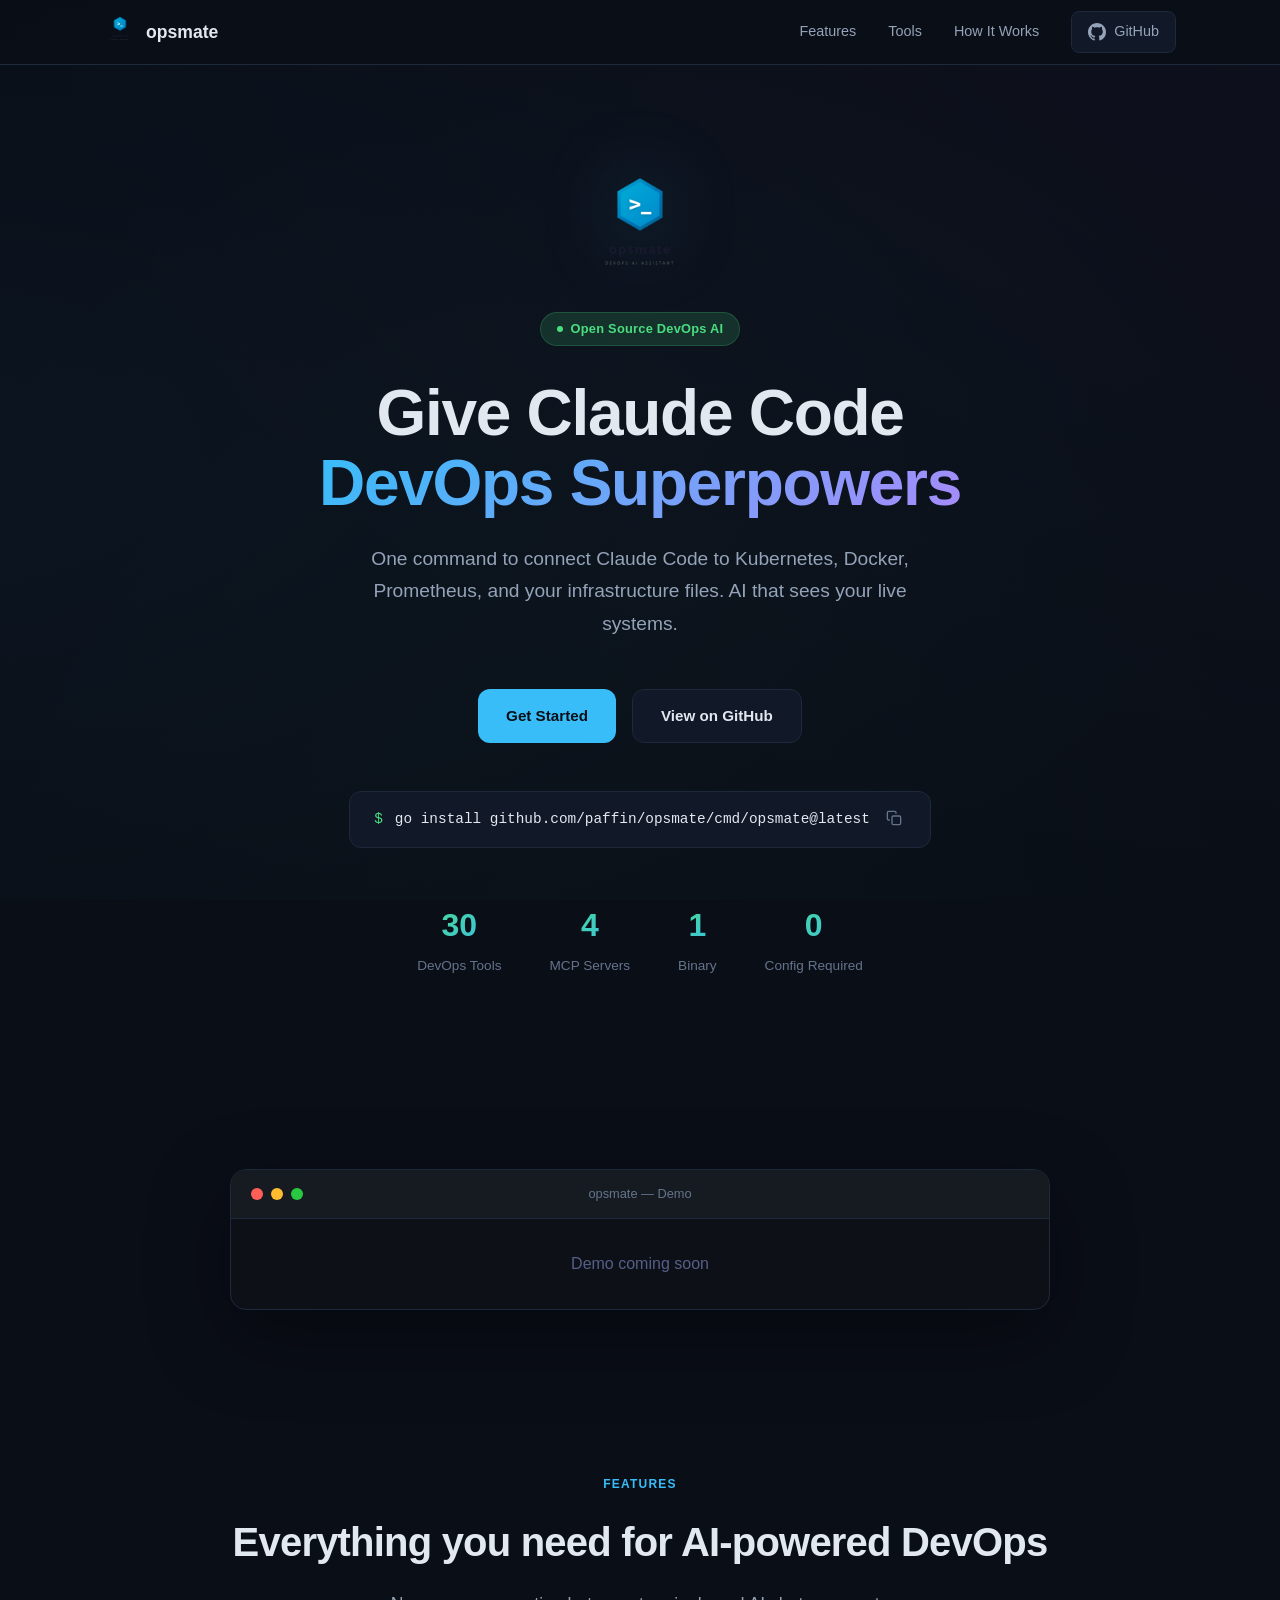
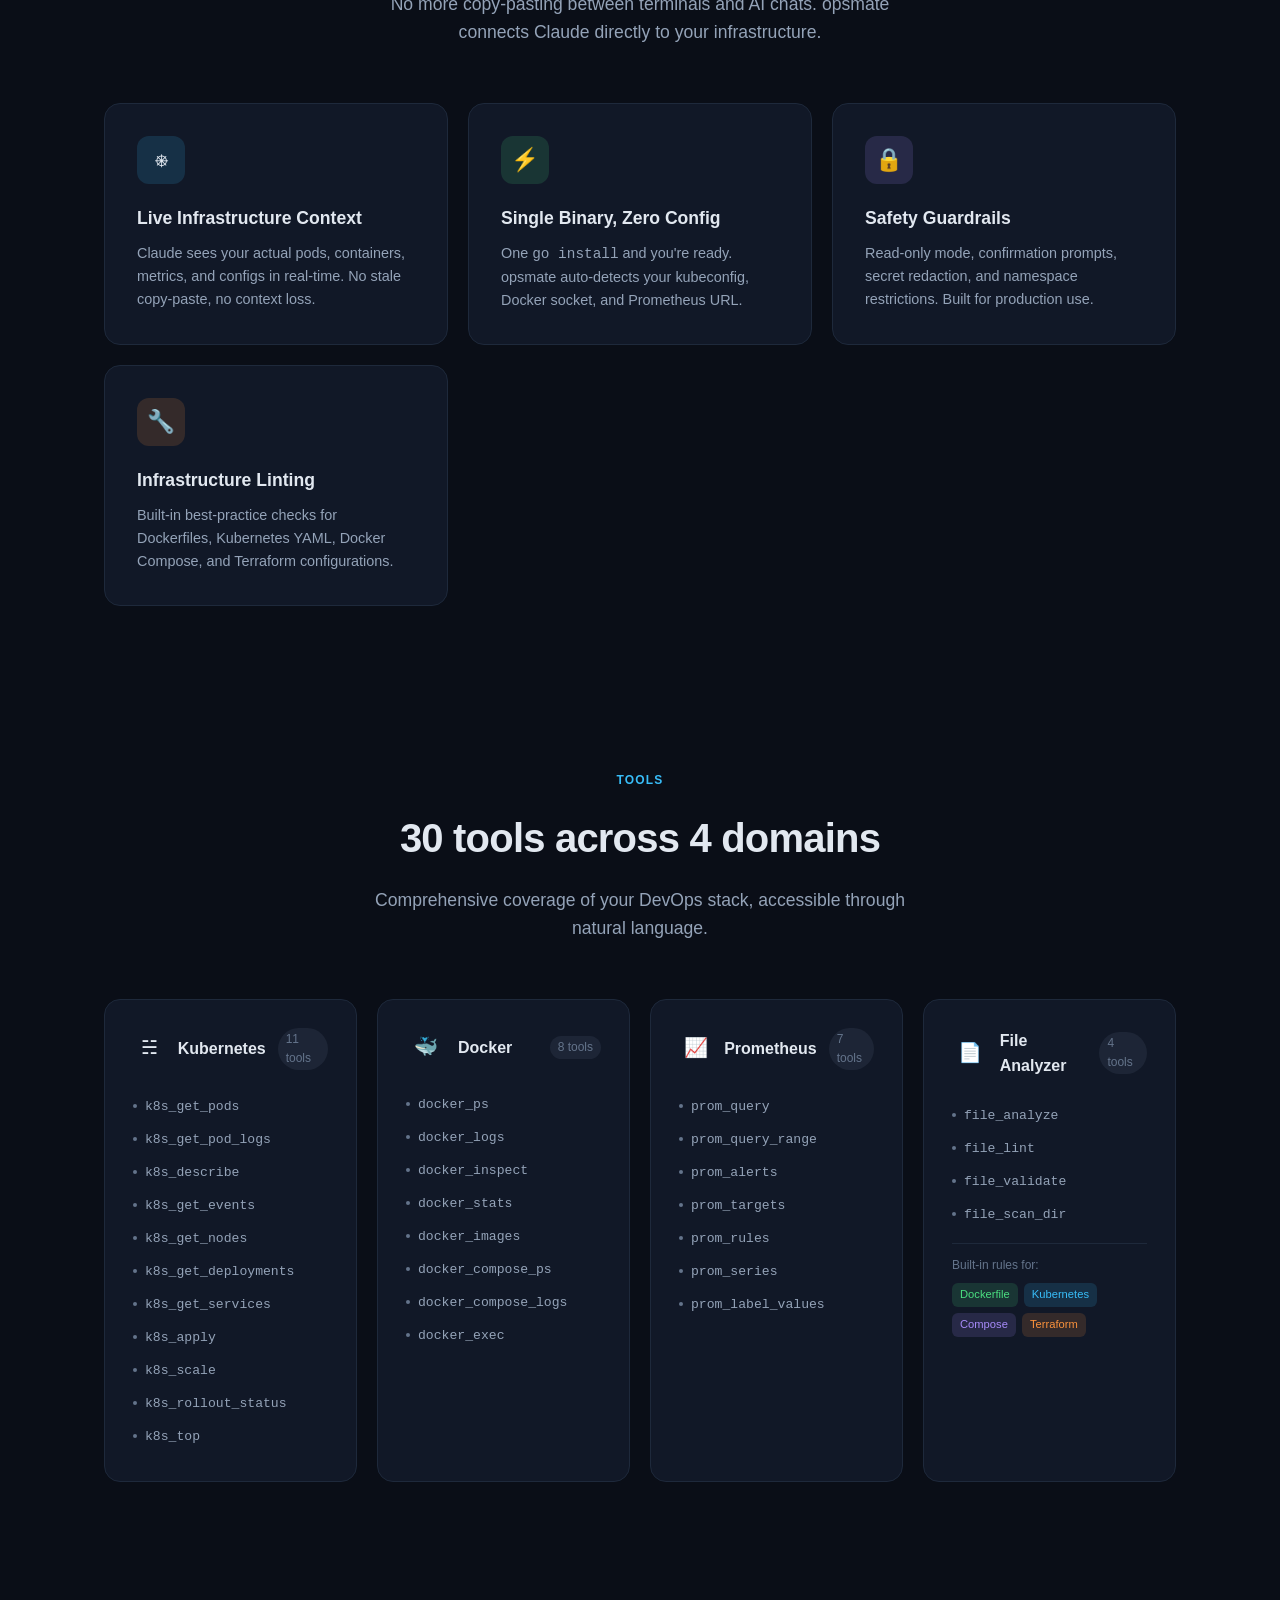
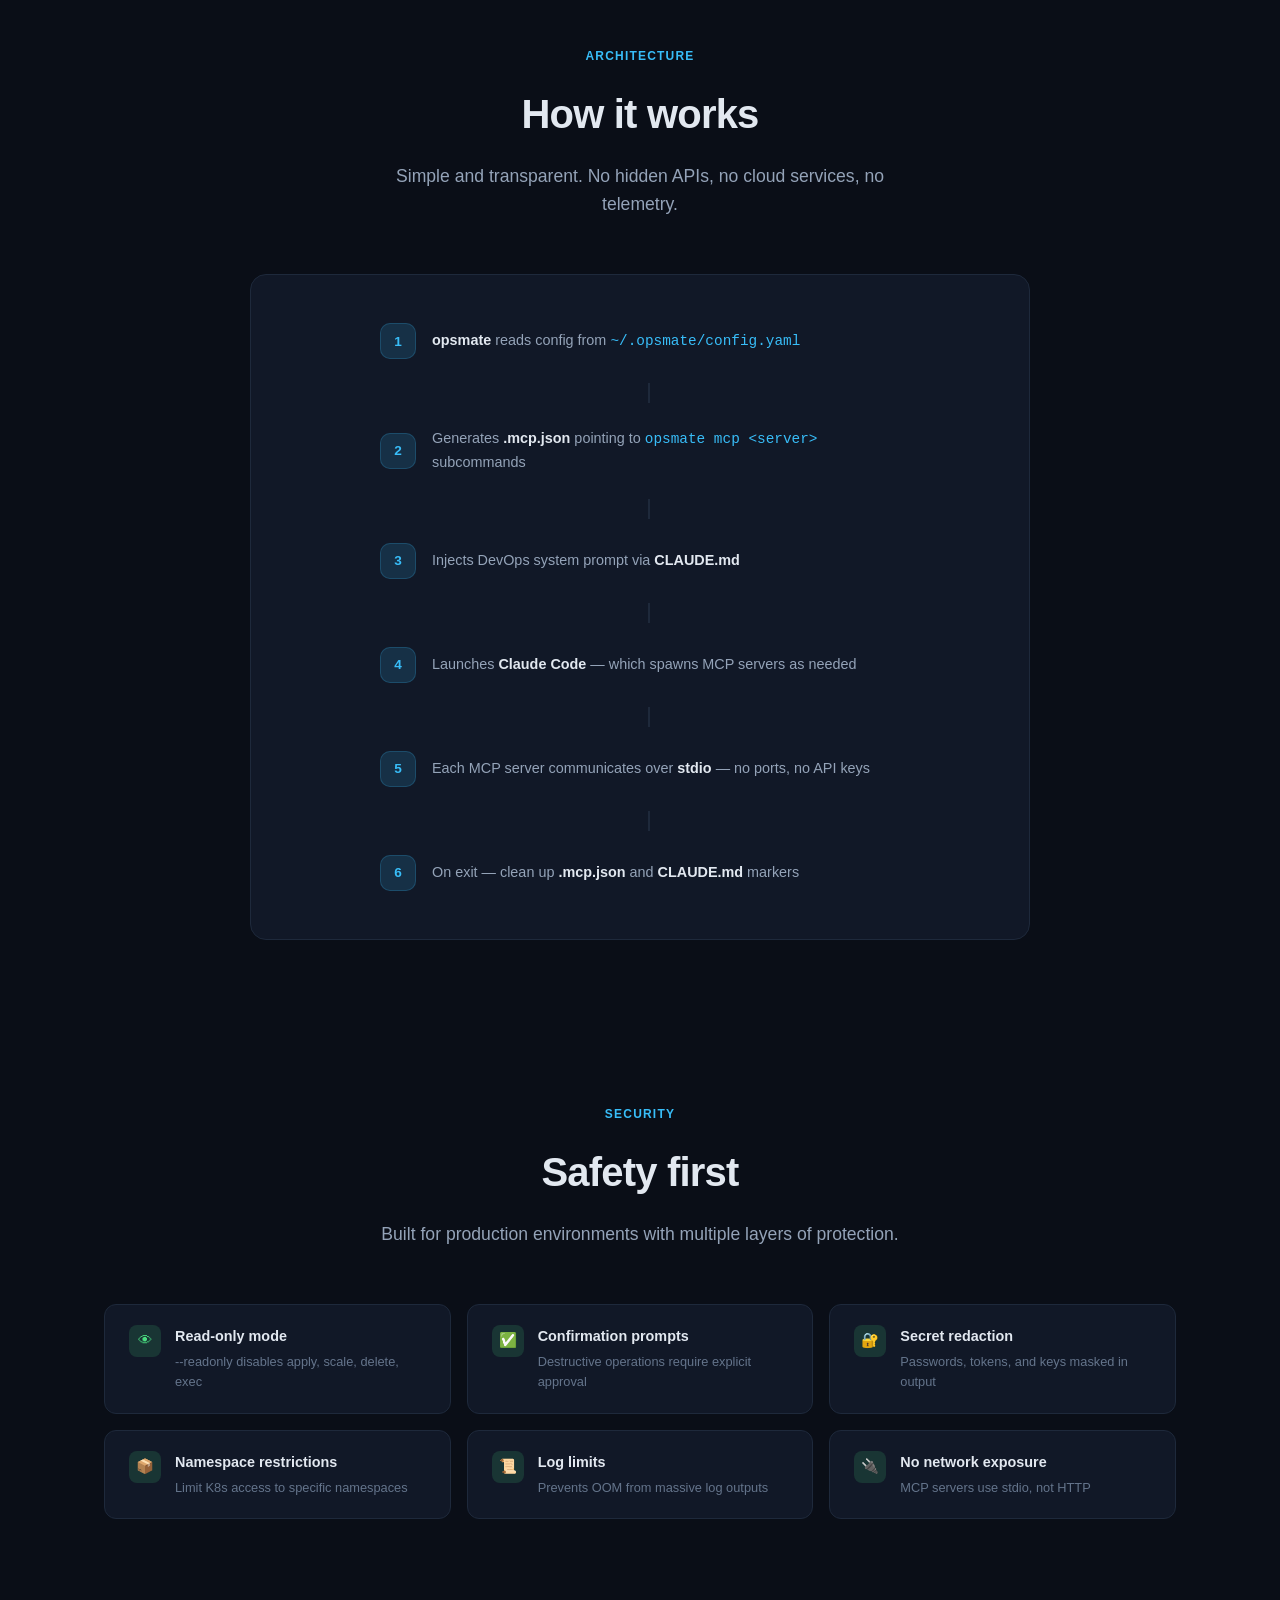
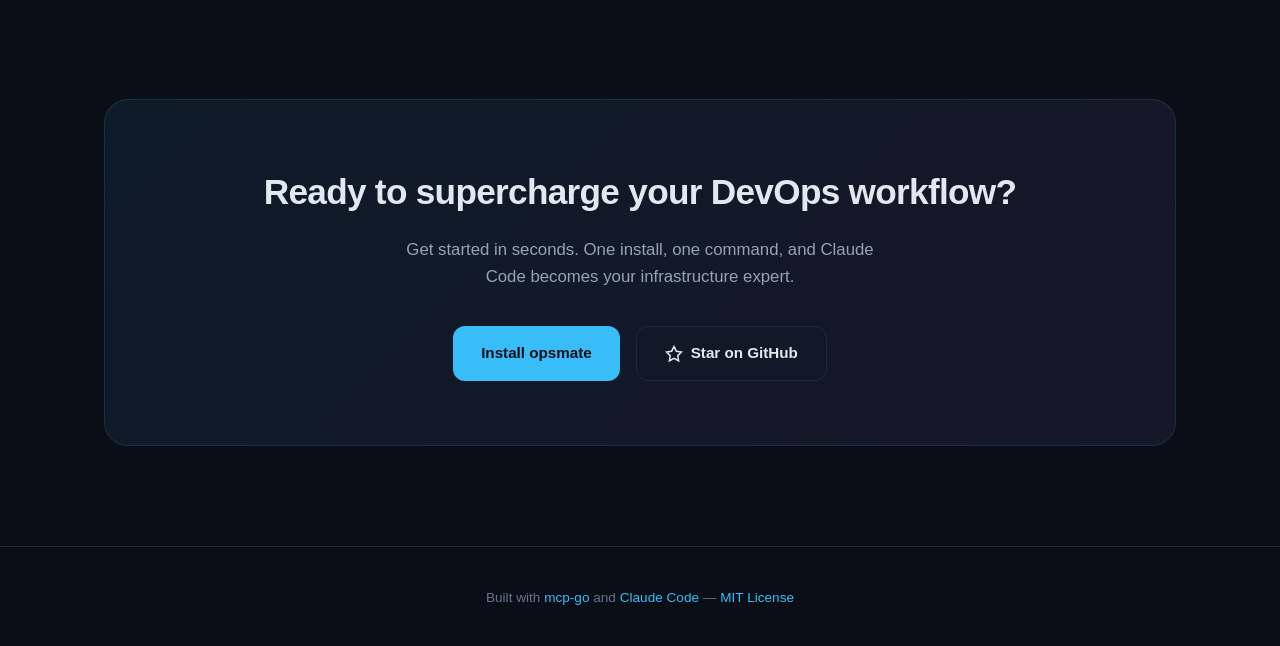
<file: docs/index.html>
<!DOCTYPE html>
<html lang="en">
<head>
    <meta charset="UTF-8">
    <meta name="viewport" content="width=device-width, initial-scale=1.0">
    <title>opsmate — DevOps AI Assistant for Claude Code</title>
    <meta name="description" content="One command to give Claude Code full understanding of your infrastructure. 30 DevOps tools. Zero copy-paste. Single binary.">
    <meta name="keywords" content="devops, kubernetes, docker, prometheus, claude, mcp, ai, cli, infrastructure">
    <meta property="og:title" content="opsmate — DevOps AI Assistant">
    <meta property="og:description" content="One command to give Claude Code full understanding of your infrastructure.">
    <meta property="og:type" content="website">
    <meta property="og:url" content="https://paffin.github.io/opsmate/">
    <link rel="icon" type="image/png" href="assets/logo.png">
    <style>
        :root {
            --bg: #0a0e17;
            --bg-card: #111827;
            --bg-card-hover: #1a2332;
            --border: #1e293b;
            --text: #e2e8f0;
            --text-dim: #94a3b8;
            --text-muted: #64748b;
            --accent: #38bdf8;
            --accent-glow: rgba(56, 189, 248, 0.15);
            --green: #4ade80;
            --green-dim: rgba(74, 222, 128, 0.15);
            --purple: #a78bfa;
            --purple-dim: rgba(167, 139, 250, 0.15);
            --orange: #fb923c;
            --orange-dim: rgba(251, 146, 60, 0.15);
            --red: #f87171;
            --cyan: #22d3ee;
            --gradient-1: linear-gradient(135deg, #38bdf8, #a78bfa);
            --gradient-2: linear-gradient(135deg, #4ade80, #38bdf8);
        }

        * { margin: 0; padding: 0; box-sizing: border-box; }

        html { scroll-behavior: smooth; }

        body {
            font-family: -apple-system, BlinkMacSystemFont, 'Segoe UI', Roboto, 'Helvetica Neue', Arial, sans-serif;
            background: var(--bg);
            color: var(--text);
            line-height: 1.6;
            overflow-x: hidden;
        }

        /* Ambient background */
        .ambient {
            position: fixed;
            top: 0; left: 0; right: 0; bottom: 0;
            pointer-events: none;
            z-index: 0;
            overflow: hidden;
        }
        .ambient::before {
            content: '';
            position: absolute;
            top: -50%; left: -50%;
            width: 200%; height: 200%;
            background: radial-gradient(ellipse at 20% 50%, rgba(56, 189, 248, 0.04) 0%, transparent 50%),
                        radial-gradient(ellipse at 80% 20%, rgba(167, 139, 250, 0.03) 0%, transparent 50%),
                        radial-gradient(ellipse at 50% 80%, rgba(74, 222, 128, 0.02) 0%, transparent 50%);
            animation: ambientShift 20s ease-in-out infinite alternate;
        }
        @keyframes ambientShift {
            0% { transform: translate(0, 0); }
            100% { transform: translate(-5%, 3%); }
        }

        .container {
            max-width: 1120px;
            margin: 0 auto;
            padding: 0 24px;
            position: relative;
            z-index: 1;
        }

        /* Nav */
        nav {
            position: fixed;
            top: 0; left: 0; right: 0;
            z-index: 100;
            backdrop-filter: blur(20px);
            background: rgba(10, 14, 23, 0.8);
            border-bottom: 1px solid var(--border);
        }
        nav .container {
            display: flex;
            align-items: center;
            justify-content: space-between;
            height: 64px;
        }
        .nav-brand {
            display: flex;
            align-items: center;
            gap: 10px;
            text-decoration: none;
            color: var(--text);
            font-weight: 700;
            font-size: 1.1rem;
        }
        .nav-brand img { height: 32px; }
        .nav-links { display: flex; gap: 32px; align-items: center; }
        .nav-links a {
            color: var(--text-dim);
            text-decoration: none;
            font-size: 0.9rem;
            transition: color 0.2s;
        }
        .nav-links a:hover { color: var(--text); }
        .nav-gh {
            display: inline-flex;
            align-items: center;
            gap: 8px;
            padding: 8px 16px;
            background: var(--bg-card);
            border: 1px solid var(--border);
            border-radius: 8px;
            color: var(--text);
            text-decoration: none;
            font-size: 0.85rem;
            font-weight: 500;
            transition: all 0.2s;
        }
        .nav-gh:hover { border-color: var(--accent); background: var(--accent-glow); }
        .nav-gh svg { width: 18px; height: 18px; fill: currentColor; }

        /* Hero */
        .hero {
            padding: 160px 0 100px;
            text-align: center;
        }
        .hero-badge {
            display: inline-flex;
            align-items: center;
            gap: 8px;
            padding: 6px 16px;
            background: var(--green-dim);
            border: 1px solid rgba(74, 222, 128, 0.2);
            border-radius: 100px;
            color: var(--green);
            font-size: 0.8rem;
            font-weight: 600;
            letter-spacing: 0.02em;
            margin-bottom: 32px;
        }
        .hero-badge::before {
            content: '';
            width: 6px; height: 6px;
            background: var(--green);
            border-radius: 50%;
            animation: pulse 2s ease-in-out infinite;
        }
        @keyframes pulse {
            0%, 100% { opacity: 1; }
            50% { opacity: 0.4; }
        }
        .hero h1 {
            font-size: clamp(2.5rem, 6vw, 4rem);
            font-weight: 800;
            line-height: 1.1;
            margin-bottom: 24px;
            letter-spacing: -0.02em;
        }
        .hero h1 .gradient {
            background: var(--gradient-1);
            -webkit-background-clip: text;
            -webkit-text-fill-color: transparent;
            background-clip: text;
        }
        .hero-sub {
            font-size: 1.2rem;
            color: var(--text-dim);
            max-width: 600px;
            margin: 0 auto 48px;
            line-height: 1.7;
        }
        .hero-actions {
            display: flex;
            gap: 16px;
            justify-content: center;
            flex-wrap: wrap;
            margin-bottom: 48px;
        }
        .btn {
            display: inline-flex;
            align-items: center;
            gap: 8px;
            padding: 14px 28px;
            border-radius: 12px;
            font-size: 0.95rem;
            font-weight: 600;
            text-decoration: none;
            transition: all 0.2s;
            cursor: pointer;
            border: none;
        }
        .btn-primary {
            background: var(--accent);
            color: #0a0e17;
        }
        .btn-primary:hover {
            background: #60ccf8;
            transform: translateY(-1px);
            box-shadow: 0 8px 30px rgba(56, 189, 248, 0.25);
        }
        .btn-secondary {
            background: var(--bg-card);
            color: var(--text);
            border: 1px solid var(--border);
        }
        .btn-secondary:hover {
            border-color: var(--text-muted);
            background: var(--bg-card-hover);
        }

        /* Install snippet */
        .install-box {
            display: inline-flex;
            align-items: center;
            gap: 12px;
            padding: 14px 24px;
            background: var(--bg-card);
            border: 1px solid var(--border);
            border-radius: 12px;
            font-family: 'SF Mono', 'Fira Code', 'Cascadia Code', monospace;
            font-size: 0.9rem;
            margin-bottom: 20px;
            cursor: pointer;
            transition: all 0.2s;
        }
        .install-box:hover { border-color: var(--accent); }
        .install-box .prompt { color: var(--green); user-select: none; }
        .install-box .cmd { color: var(--text); }
        .install-box .copy-btn {
            background: none;
            border: none;
            color: var(--text-muted);
            cursor: pointer;
            padding: 4px;
            transition: color 0.2s;
        }
        .install-box .copy-btn:hover { color: var(--accent); }

        /* Stats bar */
        .stats {
            display: flex;
            justify-content: center;
            gap: 48px;
            padding: 32px 0;
            flex-wrap: wrap;
        }
        .stat { text-align: center; }
        .stat-value {
            font-size: 2rem;
            font-weight: 800;
            background: var(--gradient-2);
            -webkit-background-clip: text;
            -webkit-text-fill-color: transparent;
            background-clip: text;
        }
        .stat-label { font-size: 0.85rem; color: var(--text-muted); margin-top: 4px; }

        /* Terminal demo */
        .terminal-section {
            padding: 60px 0 80px;
        }
        .terminal {
            background: #0d1117;
            border: 1px solid var(--border);
            border-radius: 16px;
            overflow: hidden;
            box-shadow: 0 25px 80px rgba(0,0,0,0.4);
            max-width: 820px;
            margin: 0 auto;
        }
        .terminal-bar {
            display: flex;
            align-items: center;
            gap: 8px;
            padding: 14px 20px;
            background: #161b22;
            border-bottom: 1px solid var(--border);
        }
        .terminal-dot {
            width: 12px; height: 12px;
            border-radius: 50%;
        }
        .terminal-dot.r { background: #ff5f57; }
        .terminal-dot.y { background: #febc2e; }
        .terminal-dot.g { background: #28c840; }
        .terminal-title {
            flex: 1;
            text-align: center;
            color: var(--text-muted);
            font-size: 0.8rem;
        }
        .terminal-body {
            padding: 24px;
            font-family: 'SF Mono', 'Fira Code', 'Cascadia Code', monospace;
            font-size: 0.85rem;
            line-height: 1.8;
            overflow-x: auto;
        }
        .terminal-body .prompt-line { color: var(--text-muted); }
        .terminal-body .prompt-sign { color: var(--green); }
        .terminal-body .cmd-text { color: var(--text); font-weight: 600; }
        .terminal-body .output { color: var(--text-dim); }
        .terminal-body .success { color: var(--green); }
        .terminal-body .tool-call { color: var(--cyan); }
        .terminal-body .arrow { color: var(--text-muted); }
        .terminal-body .result { color: var(--orange); }
        .terminal-body .ai-text { color: var(--text); }
        .terminal-body .dim { color: var(--text-muted); }

        /* Section headers */
        .section-header {
            text-align: center;
            margin-bottom: 56px;
        }
        .section-tag {
            display: inline-block;
            font-size: 0.75rem;
            font-weight: 700;
            letter-spacing: 0.1em;
            text-transform: uppercase;
            color: var(--accent);
            margin-bottom: 16px;
        }
        .section-header h2 {
            font-size: clamp(1.8rem, 4vw, 2.5rem);
            font-weight: 800;
            letter-spacing: -0.02em;
            margin-bottom: 16px;
        }
        .section-header p {
            color: var(--text-dim);
            font-size: 1.1rem;
            max-width: 560px;
            margin: 0 auto;
        }

        /* Features grid */
        .features {
            padding: 80px 0;
        }
        .features-grid {
            display: grid;
            grid-template-columns: repeat(auto-fit, minmax(320px, 1fr));
            gap: 20px;
        }
        .feature-card {
            padding: 32px;
            background: var(--bg-card);
            border: 1px solid var(--border);
            border-radius: 16px;
            transition: all 0.3s;
        }
        .feature-card:hover {
            border-color: rgba(56, 189, 248, 0.3);
            transform: translateY(-2px);
            box-shadow: 0 12px 40px rgba(0,0,0,0.2);
        }
        .feature-icon {
            width: 48px; height: 48px;
            border-radius: 12px;
            display: flex;
            align-items: center;
            justify-content: center;
            font-size: 1.4rem;
            margin-bottom: 20px;
        }
        .feature-icon.blue { background: var(--accent-glow); }
        .feature-icon.green { background: var(--green-dim); }
        .feature-icon.purple { background: var(--purple-dim); }
        .feature-icon.orange { background: var(--orange-dim); }
        .feature-card h3 {
            font-size: 1.1rem;
            font-weight: 700;
            margin-bottom: 10px;
        }
        .feature-card p {
            color: var(--text-dim);
            font-size: 0.9rem;
            line-height: 1.6;
        }

        /* Tools section */
        .tools-section {
            padding: 80px 0;
        }
        .tools-grid {
            display: grid;
            grid-template-columns: repeat(auto-fit, minmax(240px, 1fr));
            gap: 20px;
        }
        .tool-group {
            padding: 28px;
            background: var(--bg-card);
            border: 1px solid var(--border);
            border-radius: 16px;
        }
        .tool-group-header {
            display: flex;
            align-items: center;
            gap: 12px;
            margin-bottom: 20px;
        }
        .tool-group-icon {
            width: 40px; height: 40px;
            border-radius: 10px;
            display: flex;
            align-items: center;
            justify-content: center;
            font-size: 1.2rem;
        }
        .tool-group-name {
            font-weight: 700;
            font-size: 1rem;
        }
        .tool-group-count {
            font-size: 0.75rem;
            color: var(--text-muted);
            background: rgba(100, 116, 139, 0.15);
            padding: 2px 8px;
            border-radius: 100px;
            margin-left: auto;
        }
        .tool-list {
            list-style: none;
        }
        .tool-list li {
            padding: 6px 0;
            font-size: 0.82rem;
            color: var(--text-dim);
            font-family: 'SF Mono', 'Fira Code', 'Cascadia Code', monospace;
            display: flex;
            align-items: center;
            gap: 8px;
        }
        .tool-list li::before {
            content: '';
            width: 4px; height: 4px;
            background: var(--text-muted);
            border-radius: 50%;
            flex-shrink: 0;
        }

        /* How it works */
        .how-section {
            padding: 80px 0;
        }
        .architecture-box {
            background: var(--bg-card);
            border: 1px solid var(--border);
            border-radius: 16px;
            padding: 48px;
            max-width: 780px;
            margin: 0 auto;
        }
        .arch-flow {
            display: flex;
            flex-direction: column;
            gap: 24px;
            align-items: center;
        }
        .arch-step {
            display: flex;
            align-items: center;
            gap: 16px;
            width: 100%;
            max-width: 520px;
        }
        .arch-num {
            width: 36px; height: 36px;
            border-radius: 10px;
            background: var(--accent-glow);
            border: 1px solid rgba(56, 189, 248, 0.2);
            display: flex;
            align-items: center;
            justify-content: center;
            font-size: 0.85rem;
            font-weight: 700;
            color: var(--accent);
            flex-shrink: 0;
        }
        .arch-text { font-size: 0.9rem; color: var(--text-dim); }
        .arch-text strong { color: var(--text); }
        .arch-arrow {
            width: 2px; height: 20px;
            background: var(--border);
            margin-left: 17px;
        }

        /* Safety section */
        .safety-section {
            padding: 80px 0;
        }
        .safety-grid {
            display: grid;
            grid-template-columns: repeat(auto-fit, minmax(300px, 1fr));
            gap: 16px;
        }
        .safety-item {
            display: flex;
            align-items: flex-start;
            gap: 14px;
            padding: 20px 24px;
            background: var(--bg-card);
            border: 1px solid var(--border);
            border-radius: 12px;
        }
        .safety-icon {
            width: 32px; height: 32px;
            border-radius: 8px;
            background: var(--green-dim);
            display: flex;
            align-items: center;
            justify-content: center;
            flex-shrink: 0;
            color: var(--green);
            font-size: 0.9rem;
        }
        .safety-item h4 {
            font-size: 0.9rem;
            font-weight: 600;
            margin-bottom: 4px;
        }
        .safety-item p {
            font-size: 0.8rem;
            color: var(--text-muted);
        }

        /* CTA */
        .cta-section {
            padding: 100px 0;
            text-align: center;
        }
        .cta-box {
            padding: 64px 48px;
            background: linear-gradient(135deg, rgba(56, 189, 248, 0.08), rgba(167, 139, 250, 0.08));
            border: 1px solid rgba(56, 189, 248, 0.15);
            border-radius: 24px;
        }
        .cta-box h2 {
            font-size: clamp(1.6rem, 3vw, 2.2rem);
            font-weight: 800;
            margin-bottom: 16px;
            letter-spacing: -0.02em;
        }
        .cta-box p {
            color: var(--text-dim);
            font-size: 1.05rem;
            margin-bottom: 36px;
            max-width: 480px;
            margin-left: auto;
            margin-right: auto;
        }

        /* Footer */
        footer {
            padding: 40px 0;
            border-top: 1px solid var(--border);
            text-align: center;
        }
        footer p {
            color: var(--text-muted);
            font-size: 0.85rem;
        }
        footer a { color: var(--accent); text-decoration: none; }
        footer a:hover { text-decoration: underline; }

        /* Responsive */
        @media (max-width: 768px) {
            .nav-links a:not(.nav-gh) { display: none; }
            .hero { padding: 120px 0 60px; }
            .stats { gap: 32px; }
            .install-box { font-size: 0.8rem; padding: 12px 16px; }
            .features-grid, .tools-grid { grid-template-columns: 1fr; }
            .safety-grid { grid-template-columns: 1fr; }
            .architecture-box { padding: 32px 24px; }
            .cta-box { padding: 48px 24px; }
        }

        /* Hero logo */
        .hero-logo {
            margin-bottom: 24px;
        }
        .hero-logo img {
            filter: drop-shadow(0 0 40px rgba(56, 189, 248, 0.2));
        }

        /* Demo GIF */
        .demo-wrapper {
            max-width: 820px;
            margin: 0 auto;
        }
        .demo-gif-container {
            overflow: hidden;
        }
        .demo-gif {
            width: 100%;
            display: block;
        }

        /* Animations */
        .fade-in {
            opacity: 0;
            transform: translateY(20px);
            transition: opacity 0.6s ease, transform 0.6s ease;
        }
        .fade-in.visible {
            opacity: 1;
            transform: translateY(0);
        }
    </style>
</head>
<body>
    <div class="ambient"></div>

    <!-- Nav -->
    <nav>
        <div class="container">
            <a href="#" class="nav-brand">
                <picture>
                    <source media="(prefers-color-scheme: light)" srcset="assets/logo.png">
                    <img src="assets/logo-dark.png" alt="opsmate" height="32">
                </picture>
                <span>opsmate</span>
            </a>
            <div class="nav-links">
                <a href="#features">Features</a>
                <a href="#tools">Tools</a>
                <a href="#how-it-works">How It Works</a>
                <a href="https://github.com/paffin/opsmate" class="nav-gh">
                    <svg viewBox="0 0 16 16"><path d="M8 0C3.58 0 0 3.58 0 8c0 3.54 2.29 6.53 5.47 7.59.4.07.55-.17.55-.38 0-.19-.01-.82-.01-1.49-2.01.37-2.53-.49-2.69-.94-.09-.23-.48-.94-.82-1.13-.28-.15-.68-.52-.01-.53.63-.01 1.08.58 1.23.82.72 1.21 1.87.87 2.33.66.07-.52.28-.87.51-1.07-1.78-.2-3.64-.89-3.64-3.95 0-.87.31-1.59.82-2.15-.08-.2-.36-1.02.08-2.12 0 0 .67-.21 2.2.82.64-.18 1.32-.27 2-.27.68 0 1.36.09 2 .27 1.53-1.04 2.2-.82 2.2-.82.44 1.1.16 1.92.08 2.12.51.56.82 1.27.82 2.15 0 3.07-1.87 3.75-3.65 3.95.29.25.54.73.54 1.48 0 1.07-.01 1.93-.01 2.2 0 .21.15.46.55.38A8.013 8.013 0 0016 8c0-4.42-3.58-8-8-8z"/></svg>
                    GitHub
                </a>
            </div>
        </div>
    </nav>

    <!-- Hero -->
    <section class="hero">
        <div class="container">
            <div class="hero-logo">
                <picture>
                    <source media="(prefers-color-scheme: light)" srcset="assets/logo.png">
                    <img src="assets/logo-dark.png" alt="opsmate logo" width="120">
                </picture>
            </div>
            <div class="hero-badge">Open Source DevOps AI</div>
            <h1>
                Give Claude Code<br>
                <span class="gradient">DevOps Superpowers</span>
            </h1>
            <p class="hero-sub">
                One command to connect Claude Code to Kubernetes, Docker, Prometheus, and your infrastructure files. AI that sees your live systems.
            </p>
            <div class="hero-actions">
                <a href="https://github.com/paffin/opsmate#install" class="btn btn-primary">Get Started</a>
                <a href="https://github.com/paffin/opsmate" class="btn btn-secondary">View on GitHub</a>
            </div>
            <div class="install-box" onclick="navigator.clipboard.writeText('go install github.com/paffin/opsmate/cmd/opsmate@latest')">
                <span class="prompt">$</span>
                <span class="cmd">go install github.com/paffin/opsmate/cmd/opsmate@latest</span>
                <button class="copy-btn" title="Copy">
                    <svg width="16" height="16" viewBox="0 0 24 24" fill="none" stroke="currentColor" stroke-width="2" stroke-linecap="round" stroke-linejoin="round"><rect x="9" y="9" width="13" height="13" rx="2" ry="2"/><path d="M5 15H4a2 2 0 0 1-2-2V4a2 2 0 0 1 2-2h9a2 2 0 0 1 2 2v1"/></svg>
                </button>
            </div>

            <div class="stats fade-in">
                <div class="stat">
                    <div class="stat-value">30</div>
                    <div class="stat-label">DevOps Tools</div>
                </div>
                <div class="stat">
                    <div class="stat-value">4</div>
                    <div class="stat-label">MCP Servers</div>
                </div>
                <div class="stat">
                    <div class="stat-value">1</div>
                    <div class="stat-label">Binary</div>
                </div>
                <div class="stat">
                    <div class="stat-value">0</div>
                    <div class="stat-label">Config Required</div>
                </div>
            </div>
        </div>
    </section>

    <!-- Demo GIF -->
    <section class="terminal-section">
        <div class="container">
            <div class="demo-wrapper fade-in">
                <div class="terminal">
                    <div class="terminal-bar">
                        <div class="terminal-dot r"></div>
                        <div class="terminal-dot y"></div>
                        <div class="terminal-dot g"></div>
                        <div class="terminal-title">opsmate &mdash; Demo</div>
                        <div style="width:52px"></div>
                    </div>
                    <div class="demo-gif-container">
                        <p style="color: #565f89; padding: 2rem; text-align: center;">Demo coming soon</p>
                    </div>
                </div>
            </div>
        </div>
    </section>

    <!-- Features -->
    <section class="features" id="features">
        <div class="container">
            <div class="section-header fade-in">
                <div class="section-tag">Features</div>
                <h2>Everything you need for AI-powered DevOps</h2>
                <p>No more copy-pasting between terminals and AI chats. opsmate connects Claude directly to your infrastructure.</p>
            </div>
            <div class="features-grid">
                <div class="feature-card fade-in">
                    <div class="feature-icon blue">&#9096;</div>
                    <h3>Live Infrastructure Context</h3>
                    <p>Claude sees your actual pods, containers, metrics, and configs in real-time. No stale copy-paste, no context loss.</p>
                </div>
                <div class="feature-card fade-in">
                    <div class="feature-icon green">&#9889;</div>
                    <h3>Single Binary, Zero Config</h3>
                    <p>One <code>go install</code> and you're ready. opsmate auto-detects your kubeconfig, Docker socket, and Prometheus URL.</p>
                </div>
                <div class="feature-card fade-in">
                    <div class="feature-icon purple">&#128274;</div>
                    <h3>Safety Guardrails</h3>
                    <p>Read-only mode, confirmation prompts, secret redaction, and namespace restrictions. Built for production use.</p>
                </div>
                <div class="feature-card fade-in">
                    <div class="feature-icon orange">&#128295;</div>
                    <h3>Infrastructure Linting</h3>
                    <p>Built-in best-practice checks for Dockerfiles, Kubernetes YAML, Docker Compose, and Terraform configurations.</p>
                </div>
            </div>
        </div>
    </section>

    <!-- Tools -->
    <section class="tools-section" id="tools">
        <div class="container">
            <div class="section-header fade-in">
                <div class="section-tag">Tools</div>
                <h2>30 tools across 4 domains</h2>
                <p>Comprehensive coverage of your DevOps stack, accessible through natural language.</p>
            </div>
            <div class="tools-grid">
                <div class="tool-group fade-in">
                    <div class="tool-group-header">
                        <div class="tool-group-icon blue">&#9781;</div>
                        <div class="tool-group-name">Kubernetes</div>
                        <div class="tool-group-count">11 tools</div>
                    </div>
                    <ul class="tool-list">
                        <li>k8s_get_pods</li>
                        <li>k8s_get_pod_logs</li>
                        <li>k8s_describe</li>
                        <li>k8s_get_events</li>
                        <li>k8s_get_nodes</li>
                        <li>k8s_get_deployments</li>
                        <li>k8s_get_services</li>
                        <li>k8s_apply</li>
                        <li>k8s_scale</li>
                        <li>k8s_rollout_status</li>
                        <li>k8s_top</li>
                    </ul>
                </div>
                <div class="tool-group fade-in">
                    <div class="tool-group-header">
                        <div class="tool-group-icon purple">&#128051;</div>
                        <div class="tool-group-name">Docker</div>
                        <div class="tool-group-count">8 tools</div>
                    </div>
                    <ul class="tool-list">
                        <li>docker_ps</li>
                        <li>docker_logs</li>
                        <li>docker_inspect</li>
                        <li>docker_stats</li>
                        <li>docker_images</li>
                        <li>docker_compose_ps</li>
                        <li>docker_compose_logs</li>
                        <li>docker_exec</li>
                    </ul>
                </div>
                <div class="tool-group fade-in">
                    <div class="tool-group-header">
                        <div class="tool-group-icon orange">&#128200;</div>
                        <div class="tool-group-name">Prometheus</div>
                        <div class="tool-group-count">7 tools</div>
                    </div>
                    <ul class="tool-list">
                        <li>prom_query</li>
                        <li>prom_query_range</li>
                        <li>prom_alerts</li>
                        <li>prom_targets</li>
                        <li>prom_rules</li>
                        <li>prom_series</li>
                        <li>prom_label_values</li>
                    </ul>
                </div>
                <div class="tool-group fade-in">
                    <div class="tool-group-header">
                        <div class="tool-group-icon green">&#128196;</div>
                        <div class="tool-group-name">File Analyzer</div>
                        <div class="tool-group-count">4 tools</div>
                    </div>
                    <ul class="tool-list">
                        <li>file_analyze</li>
                        <li>file_lint</li>
                        <li>file_validate</li>
                        <li>file_scan_dir</li>
                    </ul>
                    <div style="margin-top: 12px; padding-top: 12px; border-top: 1px solid var(--border);">
                        <div style="font-size: 0.75rem; color: var(--text-muted); margin-bottom: 8px;">Built-in rules for:</div>
                        <div style="display: flex; flex-wrap: wrap; gap: 6px;">
                            <span style="font-size: 0.7rem; padding: 3px 8px; background: var(--green-dim); border-radius: 6px; color: var(--green);">Dockerfile</span>
                            <span style="font-size: 0.7rem; padding: 3px 8px; background: var(--accent-glow); border-radius: 6px; color: var(--accent);">Kubernetes</span>
                            <span style="font-size: 0.7rem; padding: 3px 8px; background: var(--purple-dim); border-radius: 6px; color: var(--purple);">Compose</span>
                            <span style="font-size: 0.7rem; padding: 3px 8px; background: var(--orange-dim); border-radius: 6px; color: var(--orange);">Terraform</span>
                        </div>
                    </div>
                </div>
            </div>
        </div>
    </section>

    <!-- How it works -->
    <section class="how-section" id="how-it-works">
        <div class="container">
            <div class="section-header fade-in">
                <div class="section-tag">Architecture</div>
                <h2>How it works</h2>
                <p>Simple and transparent. No hidden APIs, no cloud services, no telemetry.</p>
            </div>
            <div class="architecture-box fade-in">
                <div class="arch-flow">
                    <div class="arch-step">
                        <div class="arch-num">1</div>
                        <div class="arch-text"><strong>opsmate</strong> reads config from <code style="color: var(--accent)">~/.opsmate/config.yaml</code></div>
                    </div>
                    <div class="arch-arrow"></div>
                    <div class="arch-step">
                        <div class="arch-num">2</div>
                        <div class="arch-text">Generates <strong>.mcp.json</strong> pointing to <code style="color: var(--accent)">opsmate mcp &lt;server&gt;</code> subcommands</div>
                    </div>
                    <div class="arch-arrow"></div>
                    <div class="arch-step">
                        <div class="arch-num">3</div>
                        <div class="arch-text">Injects DevOps system prompt via <strong>CLAUDE.md</strong></div>
                    </div>
                    <div class="arch-arrow"></div>
                    <div class="arch-step">
                        <div class="arch-num">4</div>
                        <div class="arch-text">Launches <strong>Claude Code</strong> &mdash; which spawns MCP servers as needed</div>
                    </div>
                    <div class="arch-arrow"></div>
                    <div class="arch-step">
                        <div class="arch-num">5</div>
                        <div class="arch-text">Each MCP server communicates over <strong>stdio</strong> &mdash; no ports, no API keys</div>
                    </div>
                    <div class="arch-arrow"></div>
                    <div class="arch-step">
                        <div class="arch-num">6</div>
                        <div class="arch-text">On exit &mdash; clean up <strong>.mcp.json</strong> and <strong>CLAUDE.md</strong> markers</div>
                    </div>
                </div>
            </div>
        </div>
    </section>

    <!-- Safety -->
    <section class="safety-section" id="safety">
        <div class="container">
            <div class="section-header fade-in">
                <div class="section-tag">Security</div>
                <h2>Safety first</h2>
                <p>Built for production environments with multiple layers of protection.</p>
            </div>
            <div class="safety-grid">
                <div class="safety-item fade-in">
                    <div class="safety-icon">&#128065;</div>
                    <div>
                        <h4>Read-only mode</h4>
                        <p>--readonly disables apply, scale, delete, exec</p>
                    </div>
                </div>
                <div class="safety-item fade-in">
                    <div class="safety-icon">&#9989;</div>
                    <div>
                        <h4>Confirmation prompts</h4>
                        <p>Destructive operations require explicit approval</p>
                    </div>
                </div>
                <div class="safety-item fade-in">
                    <div class="safety-icon">&#128272;</div>
                    <div>
                        <h4>Secret redaction</h4>
                        <p>Passwords, tokens, and keys masked in output</p>
                    </div>
                </div>
                <div class="safety-item fade-in">
                    <div class="safety-icon">&#128230;</div>
                    <div>
                        <h4>Namespace restrictions</h4>
                        <p>Limit K8s access to specific namespaces</p>
                    </div>
                </div>
                <div class="safety-item fade-in">
                    <div class="safety-icon">&#128220;</div>
                    <div>
                        <h4>Log limits</h4>
                        <p>Prevents OOM from massive log outputs</p>
                    </div>
                </div>
                <div class="safety-item fade-in">
                    <div class="safety-icon">&#128268;</div>
                    <div>
                        <h4>No network exposure</h4>
                        <p>MCP servers use stdio, not HTTP</p>
                    </div>
                </div>
            </div>
        </div>
    </section>

    <!-- CTA -->
    <section class="cta-section">
        <div class="container">
            <div class="cta-box fade-in">
                <h2>Ready to supercharge your DevOps workflow?</h2>
                <p>Get started in seconds. One install, one command, and Claude Code becomes your infrastructure expert.</p>
                <div style="display: flex; gap: 16px; justify-content: center; flex-wrap: wrap;">
                    <a href="https://github.com/paffin/opsmate#install" class="btn btn-primary">Install opsmate</a>
                    <a href="https://github.com/paffin/opsmate" class="btn btn-secondary">
                        <svg width="18" height="18" viewBox="0 0 24 24" fill="none" stroke="currentColor" stroke-width="2"><polygon points="12 2 15.09 8.26 22 9.27 17 14.14 18.18 21.02 12 17.77 5.82 21.02 7 14.14 2 9.27 8.91 8.26 12 2"/></svg>
                        Star on GitHub
                    </a>
                </div>
            </div>
        </div>
    </section>

    <!-- Footer -->
    <footer>
        <div class="container">
            <p>Built with <a href="https://github.com/mark3labs/mcp-go">mcp-go</a> and <a href="https://docs.anthropic.com/en/docs/claude-code">Claude Code</a> &mdash; <a href="https://github.com/paffin/opsmate/blob/main/LICENSE">MIT License</a></p>
        </div>
    </footer>

    <script>
        // Intersection Observer for fade-in animations
        const observer = new IntersectionObserver((entries) => {
            entries.forEach(entry => {
                if (entry.isIntersecting) {
                    entry.target.classList.add('visible');
                }
            });
        }, { threshold: 0.1, rootMargin: '0px 0px -40px 0px' });

        document.querySelectorAll('.fade-in').forEach(el => observer.observe(el));

        // Smooth scroll for nav links
        document.querySelectorAll('a[href^="#"]').forEach(anchor => {
            anchor.addEventListener('click', function(e) {
                e.preventDefault();
                const target = document.querySelector(this.getAttribute('href'));
                if (target) {
                    target.scrollIntoView({ behavior: 'smooth', block: 'start' });
                }
            });
        });
    </script>
</body>
</html>
</file>
